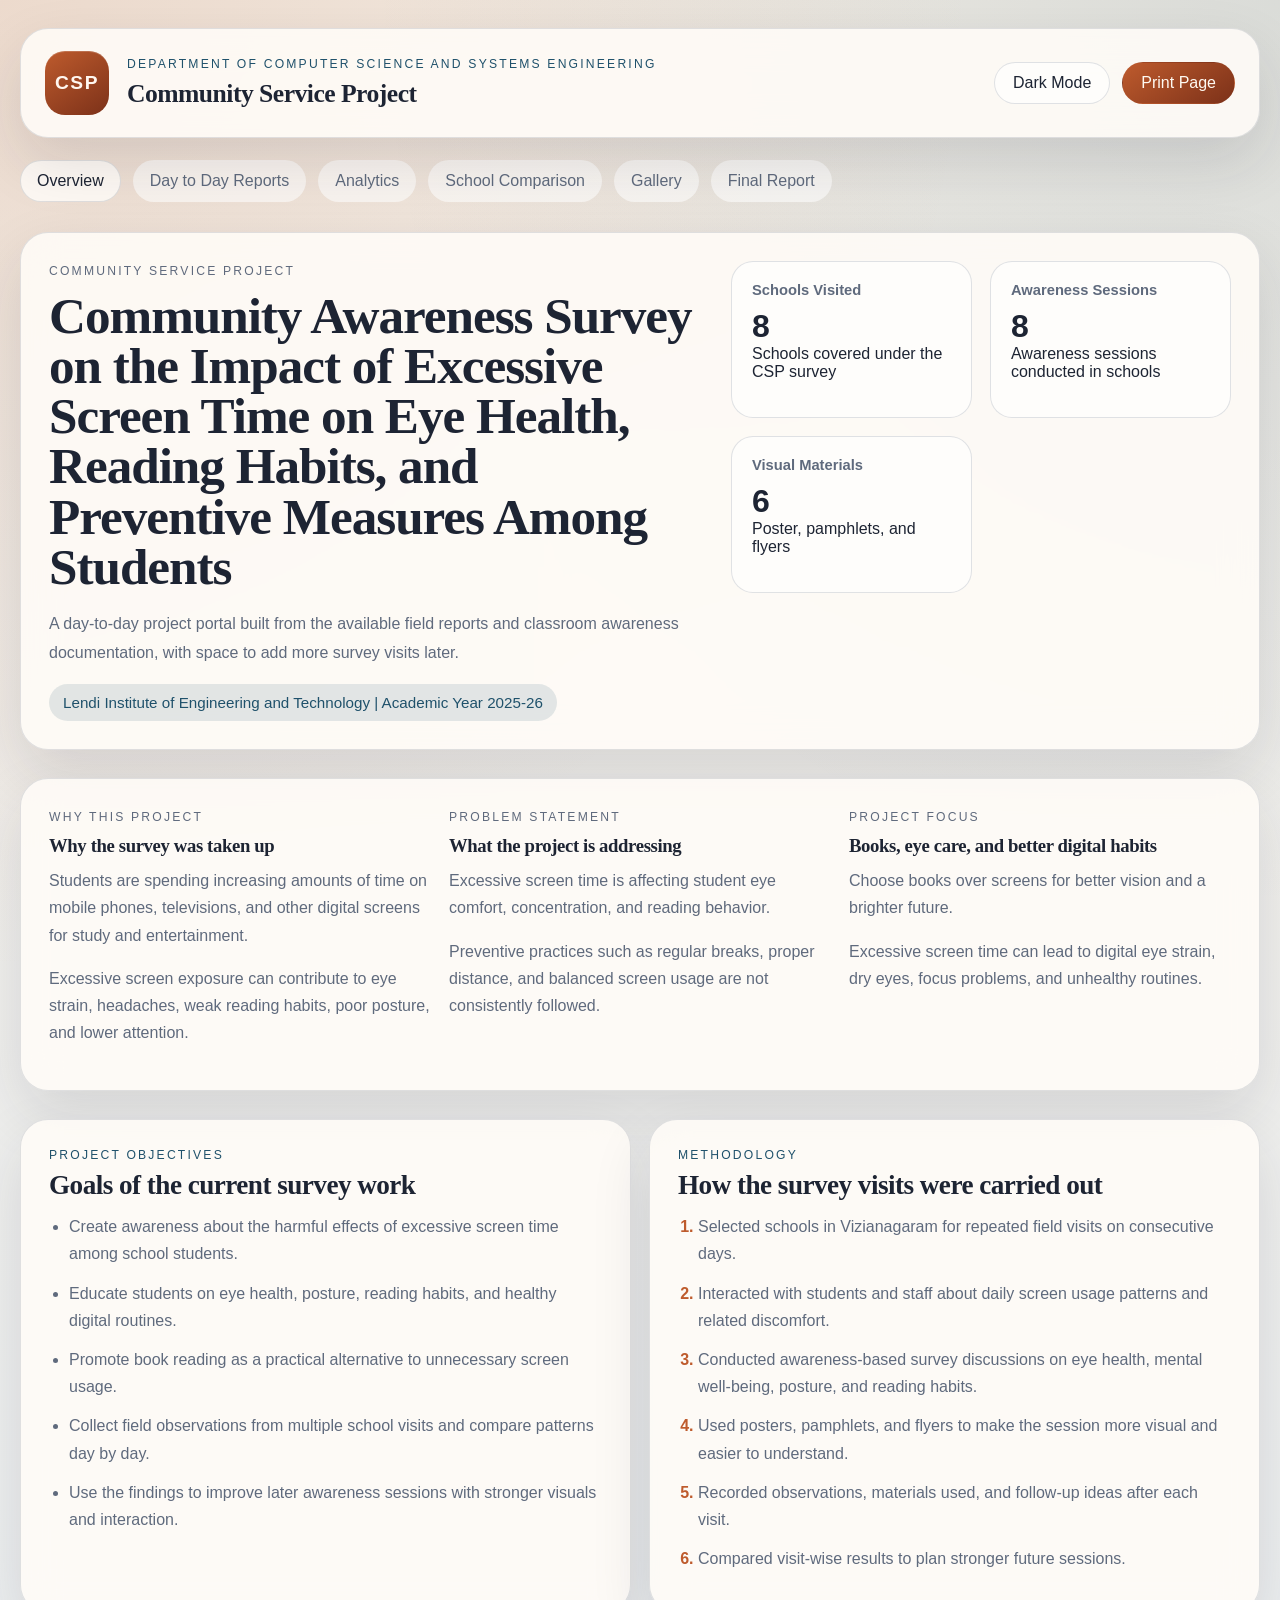
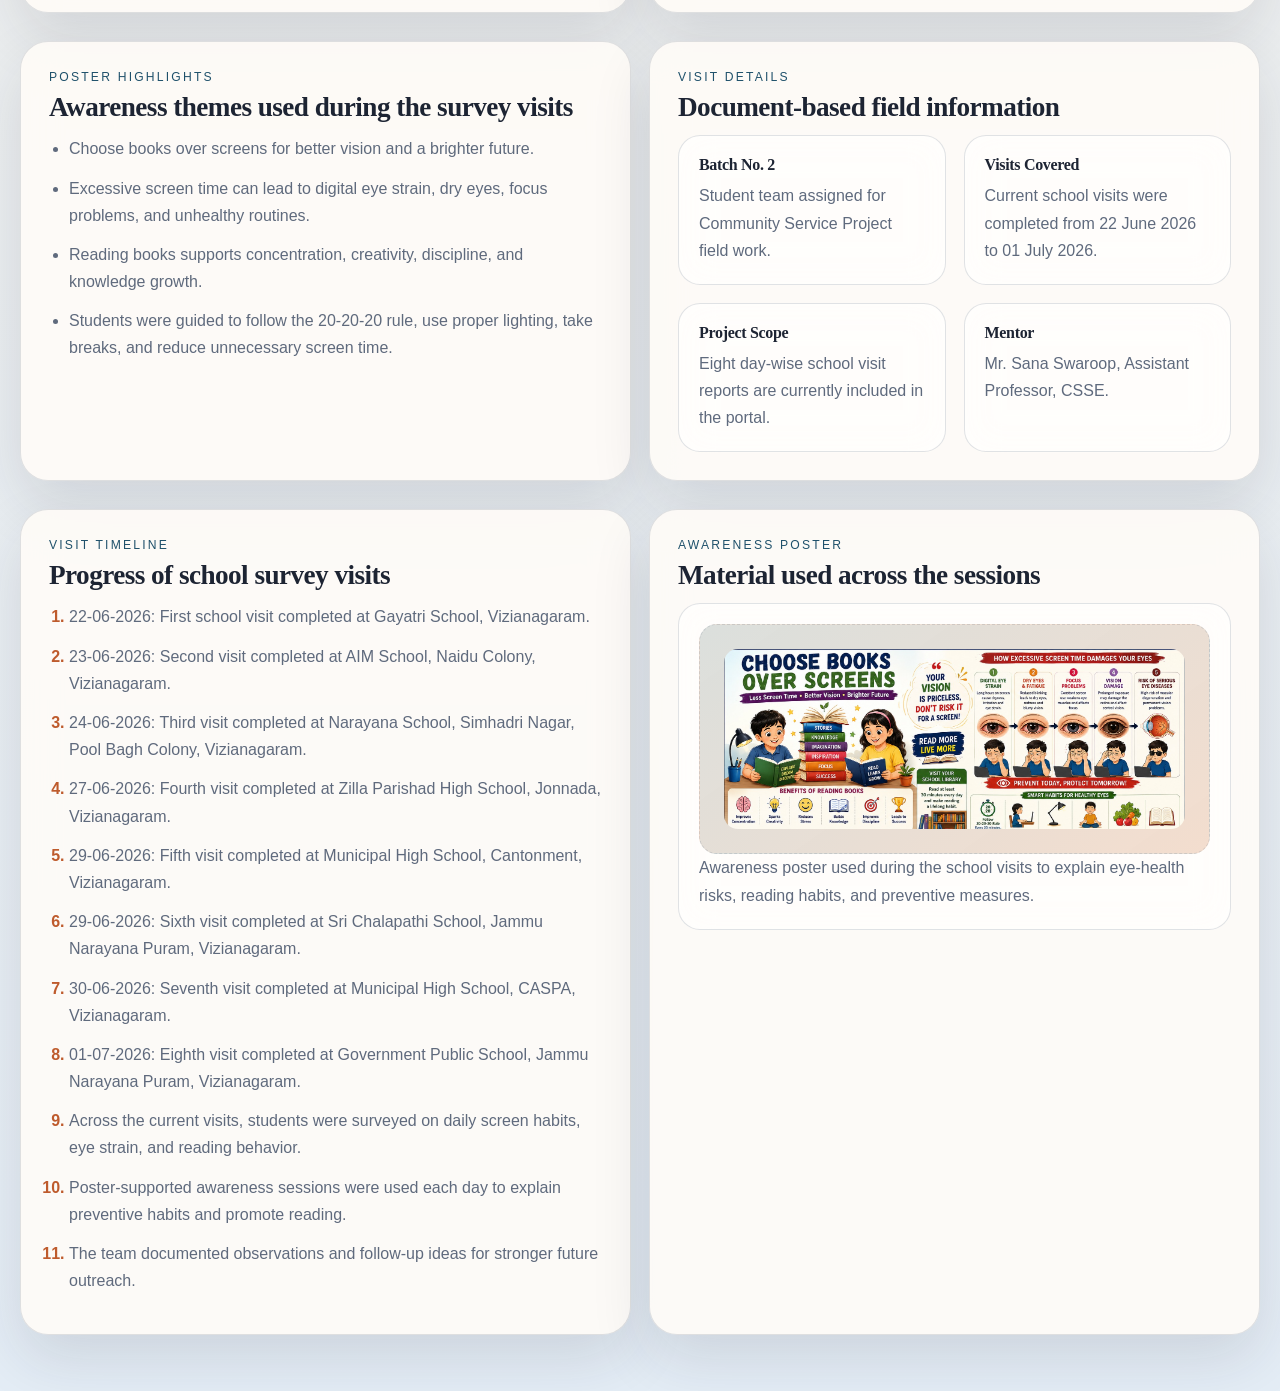
<file: index.html>
<!DOCTYPE html>
<html lang="en">
<head>
  <meta charset="UTF-8" />
  <meta name="viewport" content="width=device-width, initial-scale=1.0" />
  <title>CSP Portal | Overview</title>
  <link rel="stylesheet" href="styles.css" />
</head>
<body data-page="overview">
  <div class="site-bg"></div>
  <div class="page-shell">
    <header class="topbar">
      <div class="brand">
        <div class="brand-mark">CSP</div>
        <div>
          <p class="eyebrow">Community Service Project</p>
          <h1>Screen Time Awareness Research Portal</h1>
        </div>
      </div>
      <div class="toolbar">
        <button id="darkModeToggle" class="pill secondary" type="button">Dark Mode</button>
        <button id="download-report" class="pill" type="button">Print Page</button>
      </div>
    </header>

    <nav class="page-nav">
      <a href="index.html">Overview</a>
      <a href="reports.html">Day to Day Reports</a>
      <a href="analytics.html">Analytics</a>
      <a href="comparison.html">School Comparison</a>
      <a href="gallery.html">Gallery</a>
      <a href="final-report.html">Final Report</a>
    </nav>

    <main id="pageContent"></main>
  </div>

  <script src="data.js"></script>
  <script src="app.js"></script>
</body>
</html>
</file>
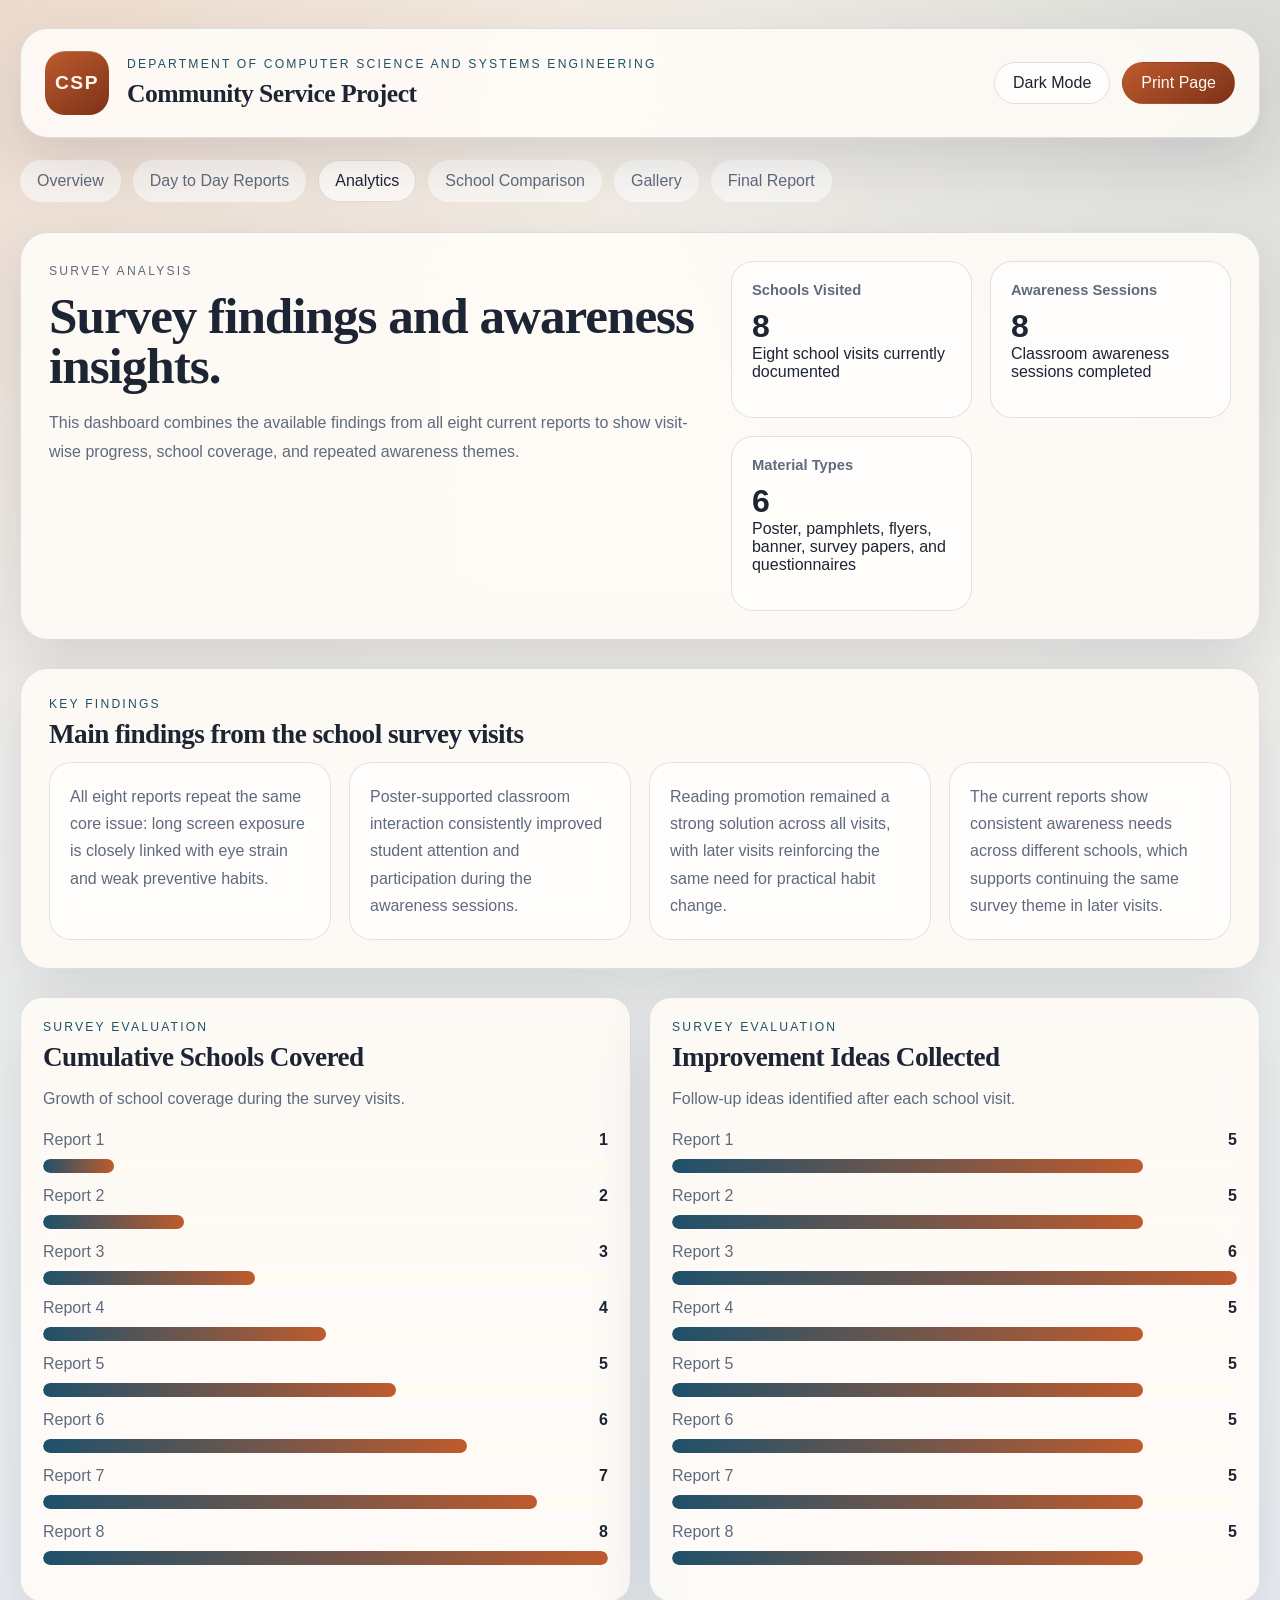
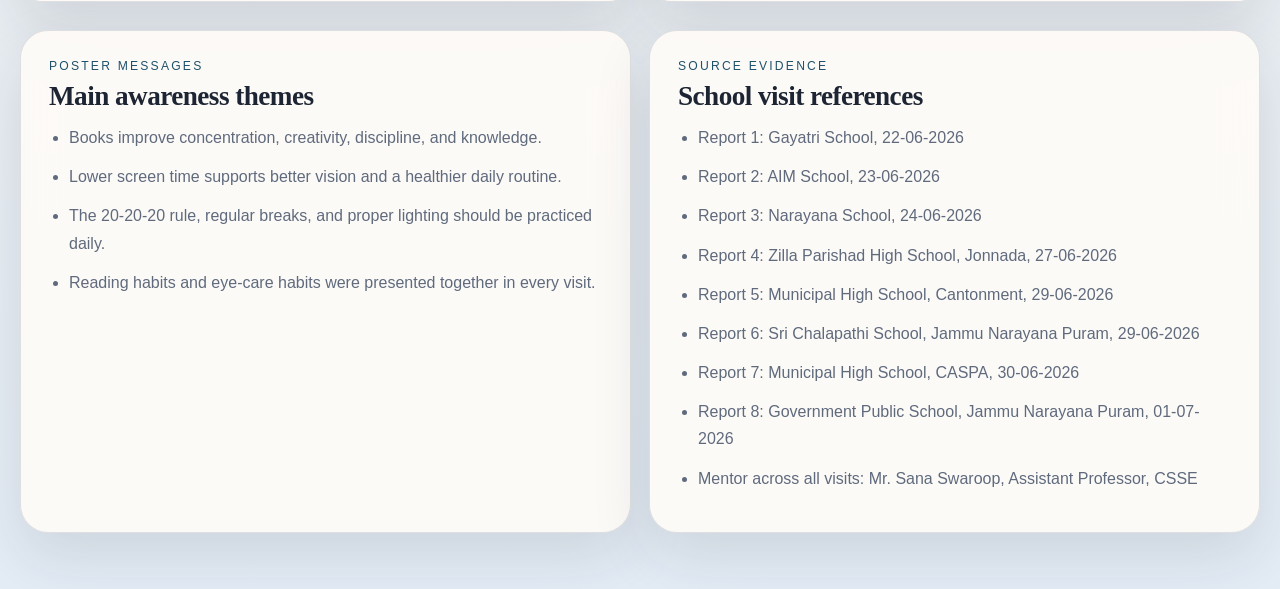
<file: analytics.html>
<!DOCTYPE html>
<html lang="en">
<head>
  <meta charset="UTF-8" />
  <meta name="viewport" content="width=device-width, initial-scale=1.0" />
  <title>CSP Portal | Analytics</title>
  <link rel="stylesheet" href="styles.css" />
</head>
<body data-page="analytics">
  <div class="site-bg"></div>
  <div class="page-shell">
    <header class="topbar">
      <div class="brand">
        <div class="brand-mark">CSP</div>
        <div>
          <p class="eyebrow">Community Service Project</p>
          <h1>Survey Analytics Dashboard</h1>
        </div>
      </div>
      <div class="toolbar">
        <button id="darkModeToggle" class="pill secondary" type="button">Dark Mode</button>
        <button id="download-report" class="pill" type="button">Print Page</button>
      </div>
    </header>

    <nav class="page-nav">
      <a href="index.html">Overview</a>
      <a href="reports.html">Day to Day Reports</a>
      <a href="analytics.html">Analytics</a>
      <a href="comparison.html">School Comparison</a>
      <a href="gallery.html">Gallery</a>
      <a href="final-report.html">Final Report</a>
    </nav>

    <main id="pageContent"></main>
  </div>

  <script src="data.js"></script>
  <script src="app.js"></script>
</body>
</html>
</file>
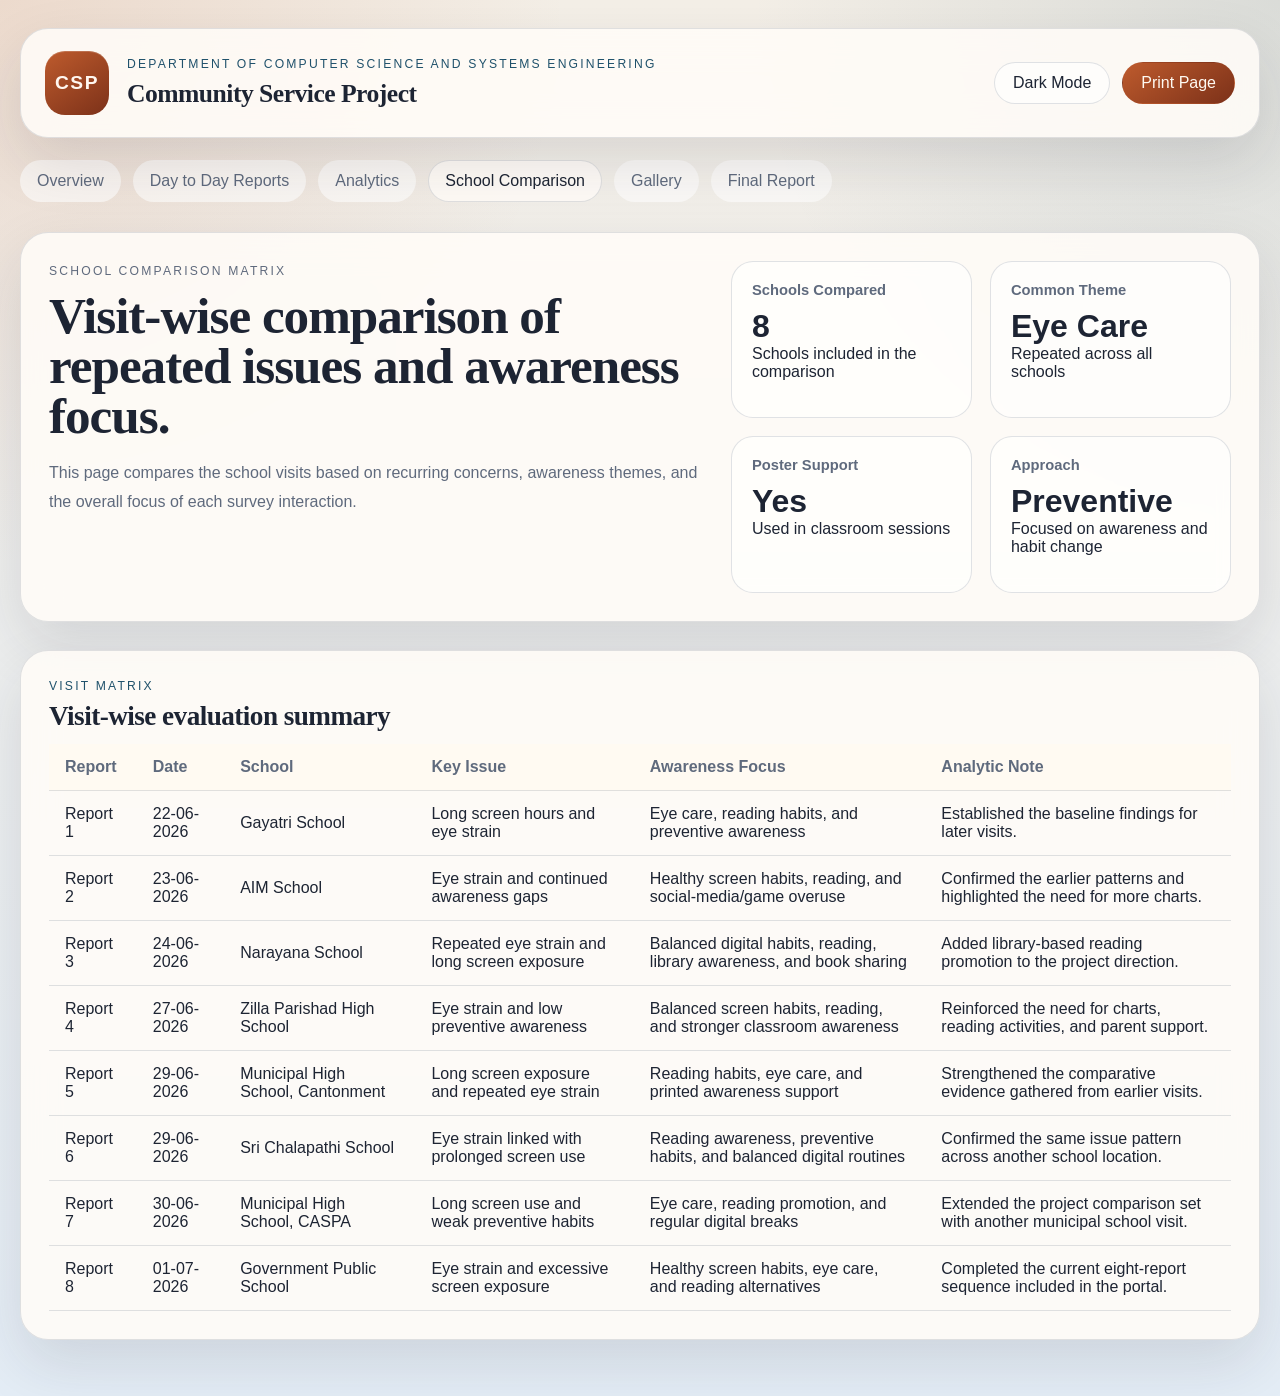
<file: comparison.html>
<!DOCTYPE html>
<html lang="en">
<head>
  <meta charset="UTF-8" />
  <meta name="viewport" content="width=device-width, initial-scale=1.0" />
  <title>CSP Portal | School Comparison</title>
  <link rel="stylesheet" href="styles.css" />
</head>
<body data-page="comparison">
  <div class="site-bg"></div>
  <div class="page-shell">
    <header class="topbar">
      <div class="brand">
        <div class="brand-mark">CSP</div>
        <div>
          <p class="eyebrow">Community Service Project</p>
          <h1>School Comparison Matrix</h1>
        </div>
      </div>
      <div class="toolbar">
        <button id="darkModeToggle" class="pill secondary" type="button">Dark Mode</button>
        <button id="download-report" class="pill" type="button">Print Page</button>
      </div>
    </header>

    <nav class="page-nav">
      <a href="index.html">Overview</a>
      <a href="reports.html">Day to Day Reports</a>
      <a href="analytics.html">Analytics</a>
      <a href="comparison.html">School Comparison</a>
      <a href="gallery.html">Gallery</a>
      <a href="final-report.html">Final Report</a>
    </nav>

    <main id="pageContent"></main>
  </div>

  <script src="data.js"></script>
  <script src="app.js"></script>
</body>
</html>
</file>
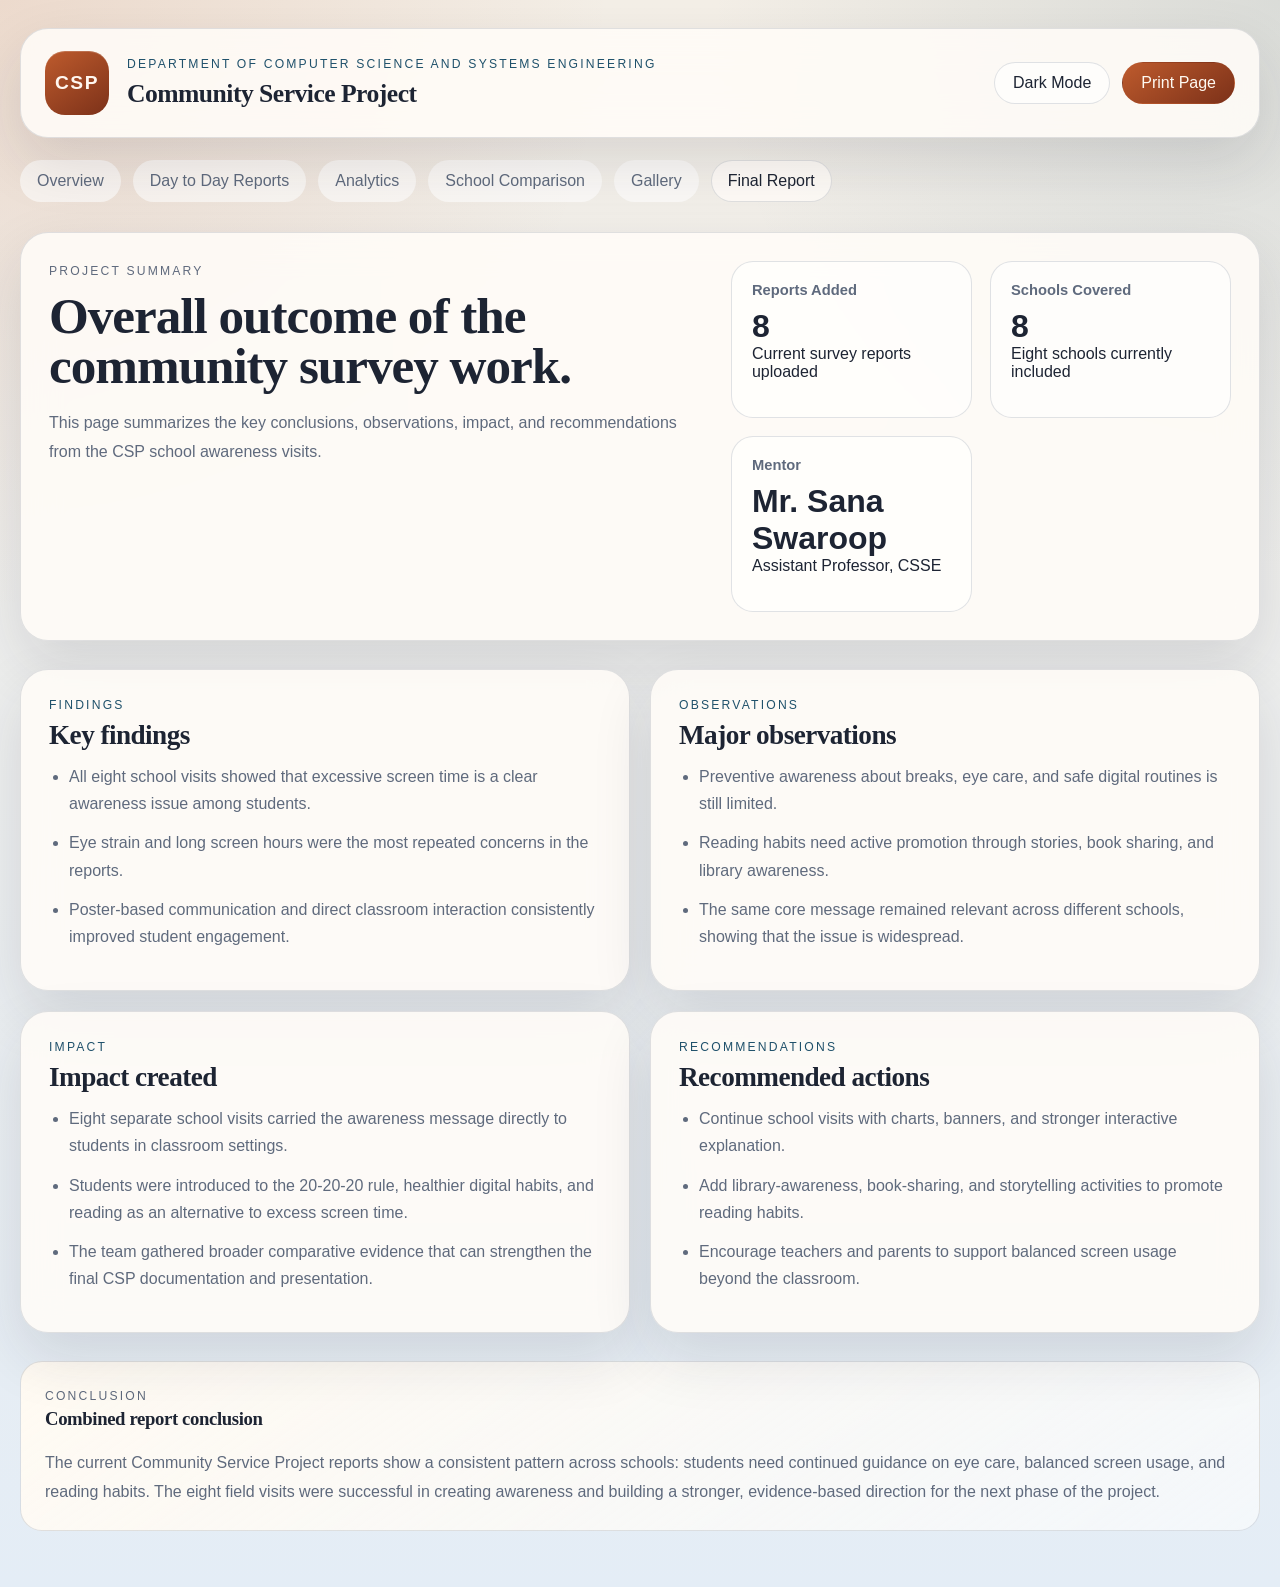
<file: final-report.html>
<!DOCTYPE html>
<html lang="en">
<head>
  <meta charset="UTF-8" />
  <meta name="viewport" content="width=device-width, initial-scale=1.0" />
  <title>CSP Portal | Final Report</title>
  <link rel="stylesheet" href="styles.css" />
</head>
<body data-page="final-report">
  <div class="site-bg"></div>
  <div class="page-shell">
    <header class="topbar">
      <div class="brand">
        <div class="brand-mark">CSP</div>
        <div>
          <p class="eyebrow">Community Service Project</p>
          <h1>Final Impact Report</h1>
        </div>
      </div>
      <div class="toolbar">
        <button id="darkModeToggle" class="pill secondary" type="button">Dark Mode</button>
        <button id="download-report" class="pill" type="button">Print Page</button>
      </div>
    </header>

    <nav class="page-nav">
      <a href="index.html">Overview</a>
      <a href="reports.html">Day to Day Reports</a>
      <a href="analytics.html">Analytics</a>
      <a href="comparison.html">School Comparison</a>
      <a href="gallery.html">Gallery</a>
      <a href="final-report.html">Final Report</a>
    </nav>

    <main id="pageContent"></main>
  </div>

  <script src="data.js"></script>
  <script src="app.js"></script>
</body>
</html>
</file>
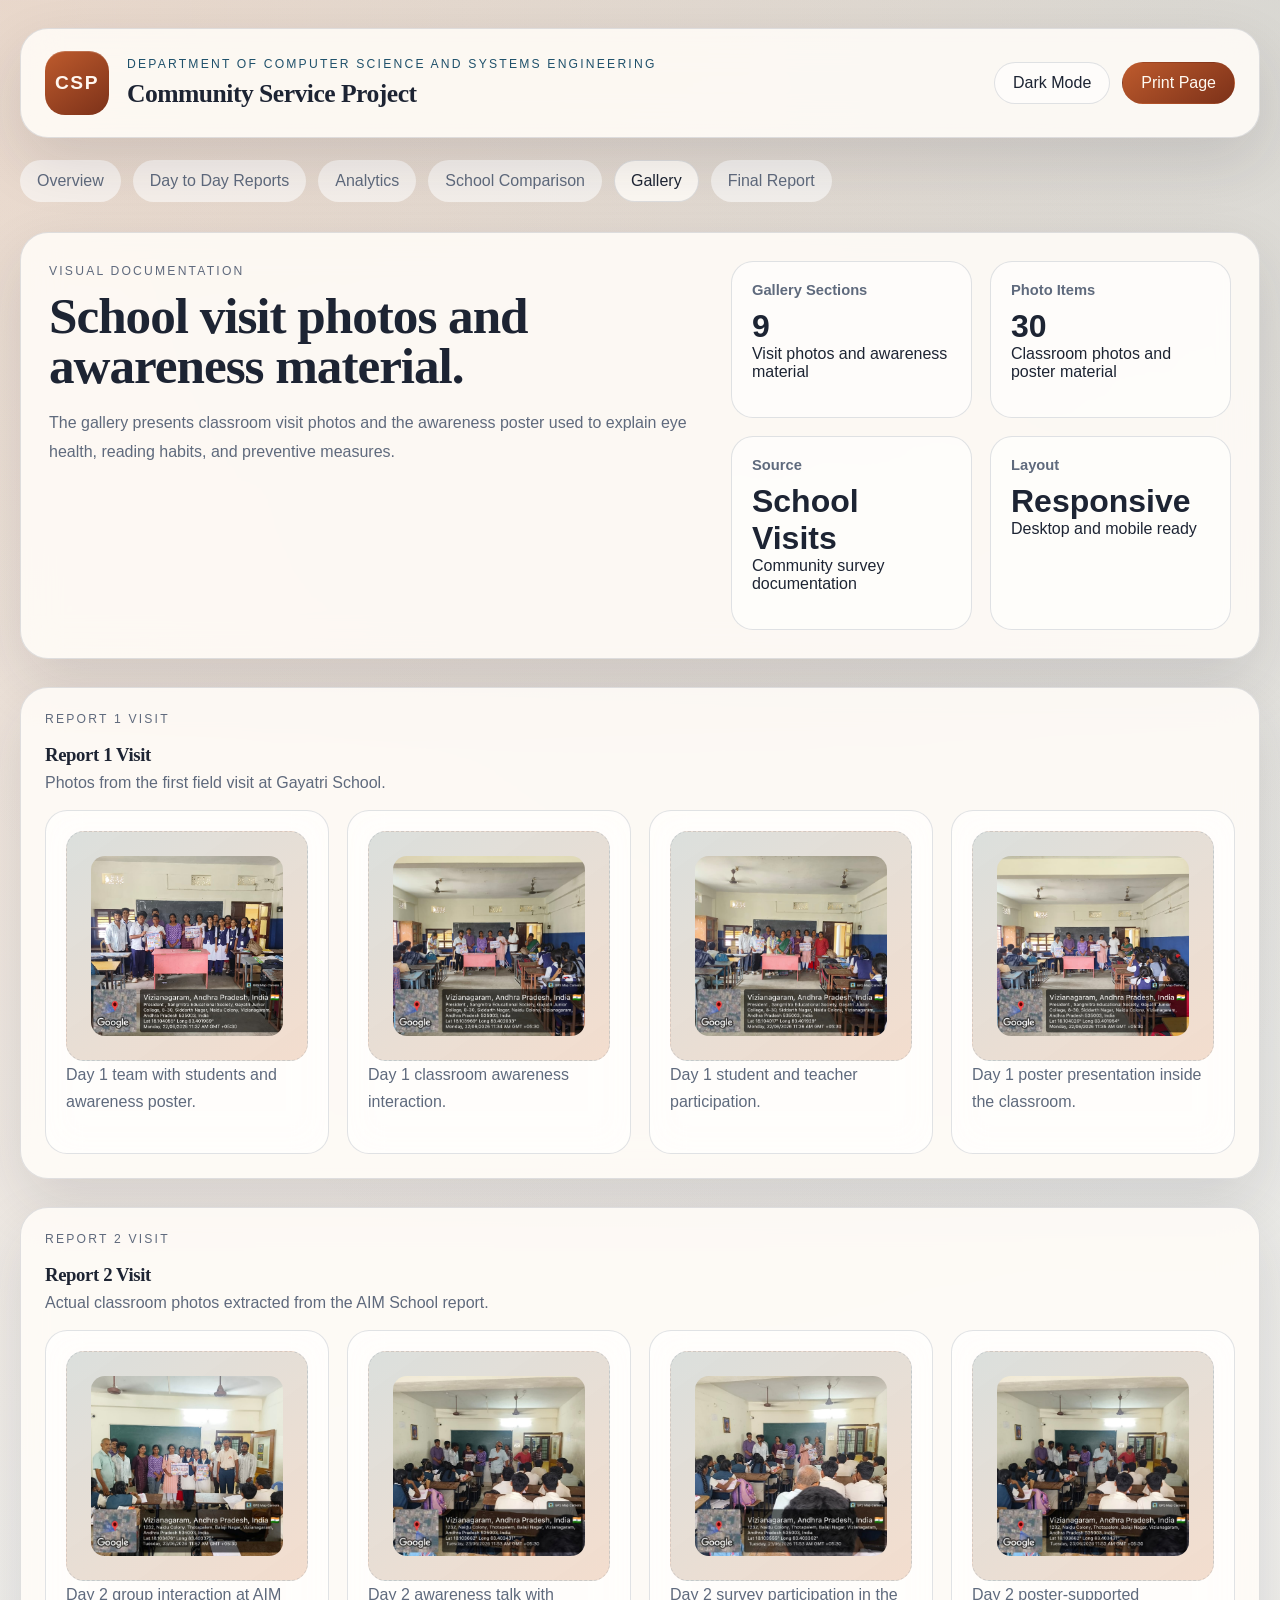
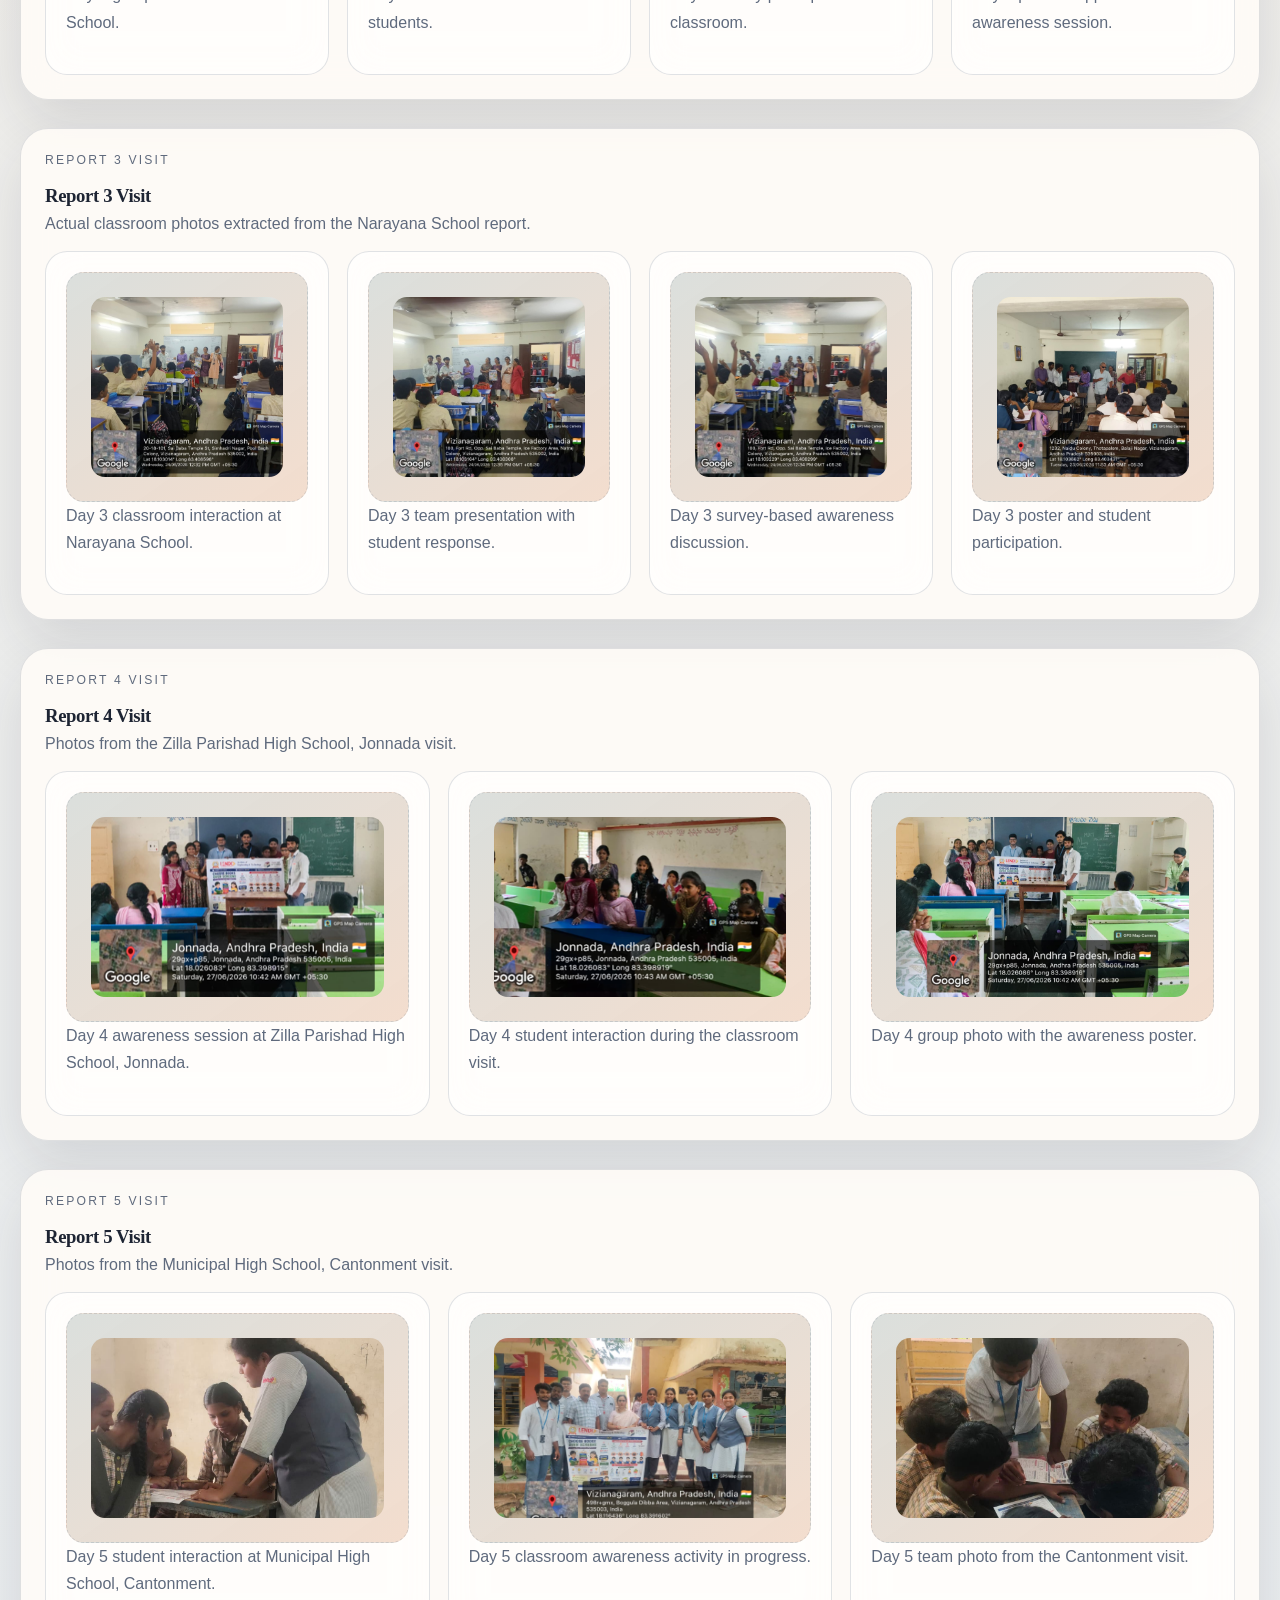
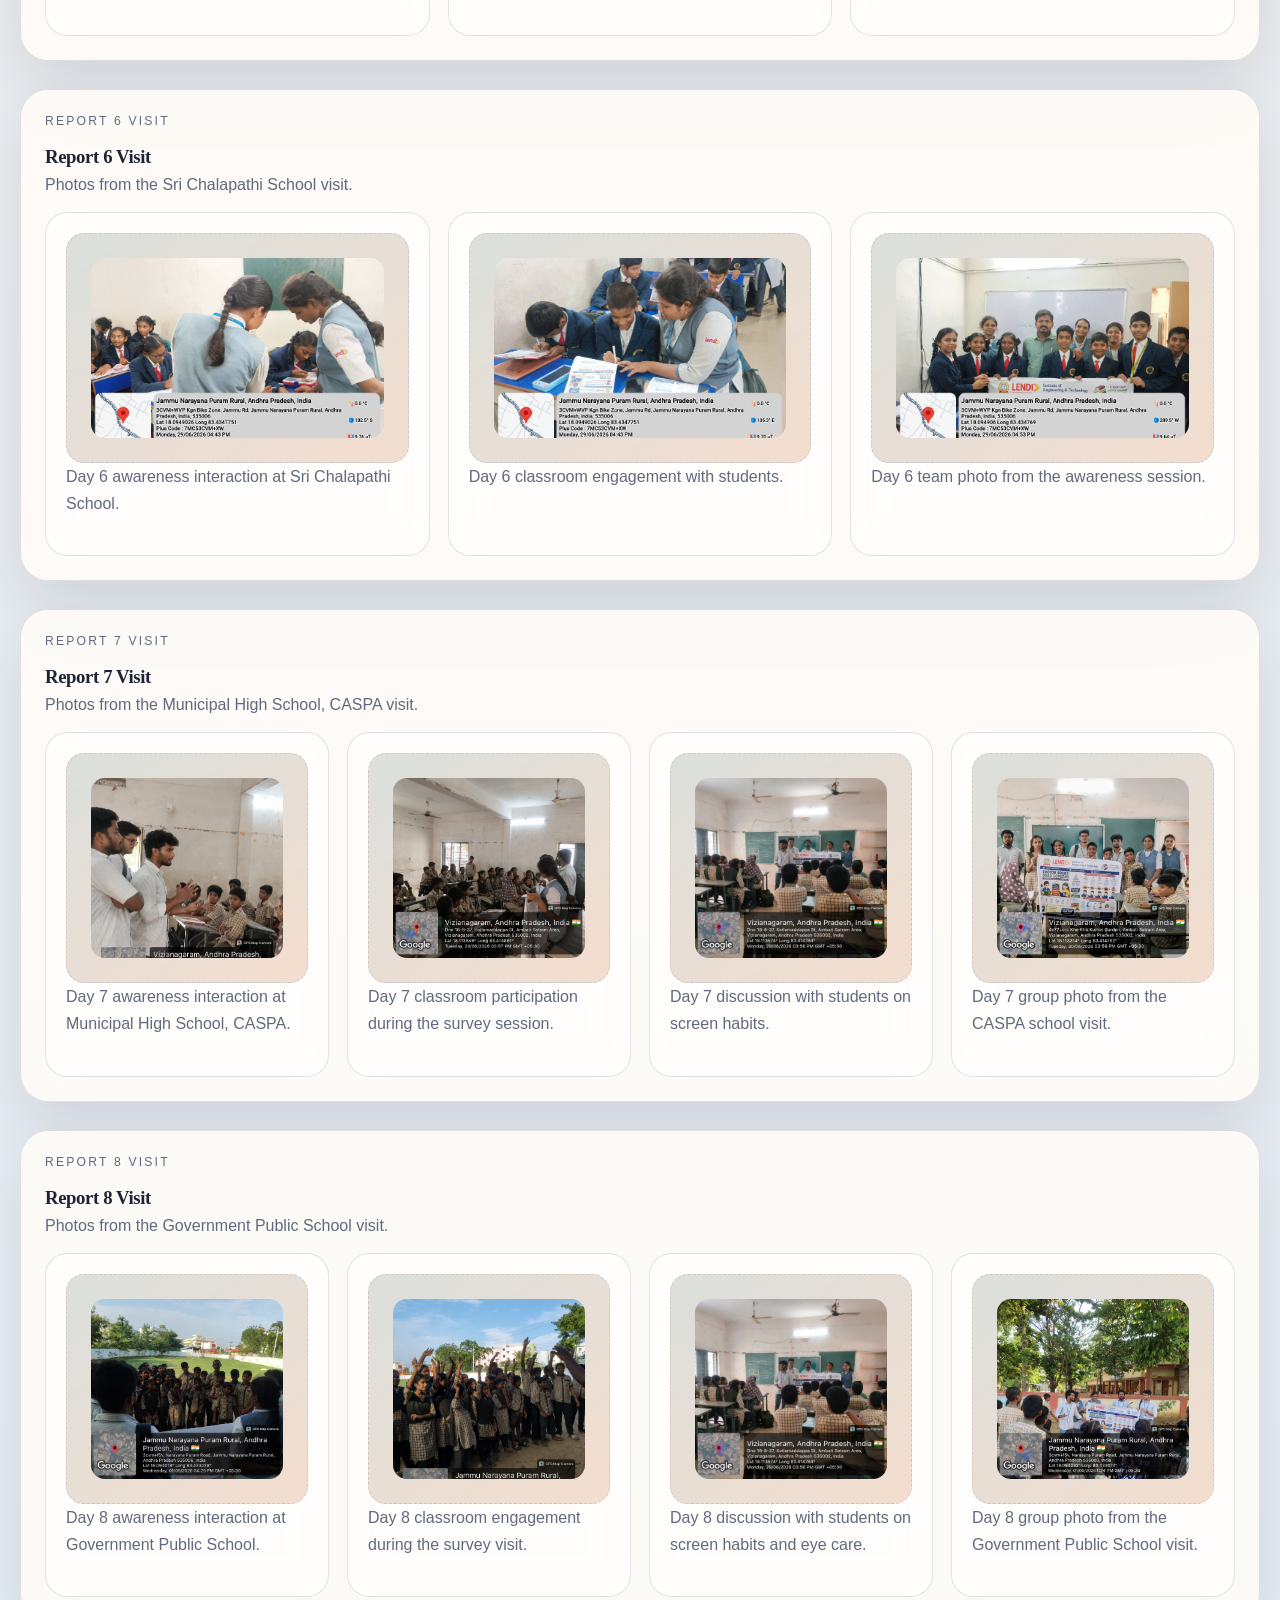
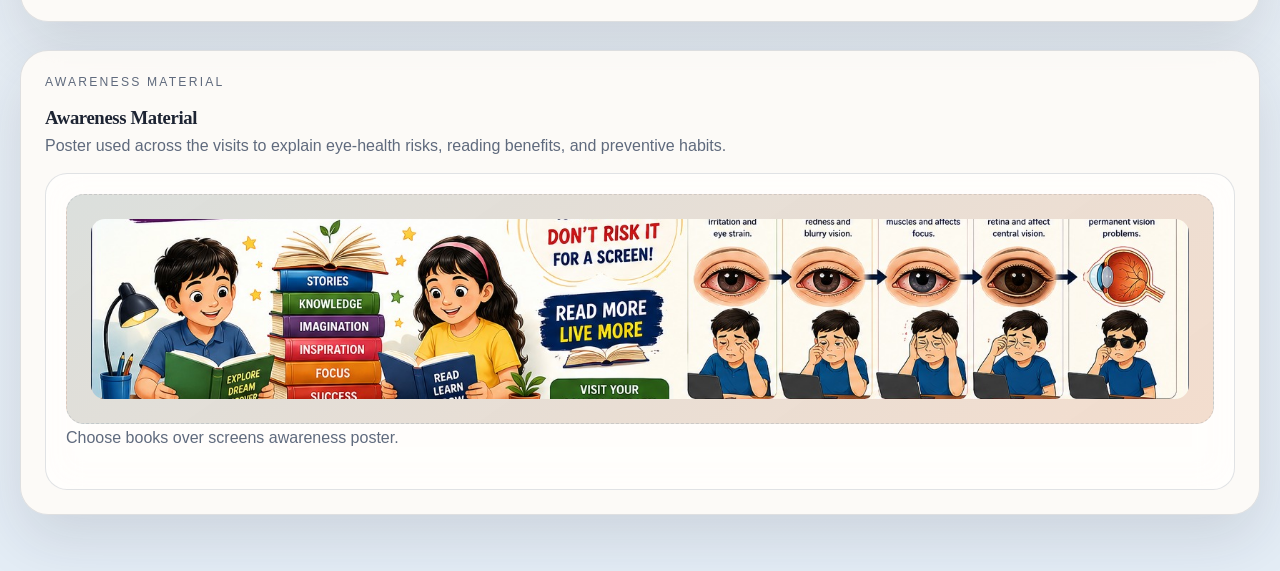
<file: gallery.html>
<!DOCTYPE html>
<html lang="en">
<head>
  <meta charset="UTF-8" />
  <meta name="viewport" content="width=device-width, initial-scale=1.0" />
  <title>CSP Portal | Gallery</title>
  <link rel="stylesheet" href="styles.css" />
</head>
<body data-page="gallery">
  <div class="site-bg"></div>
  <div class="page-shell">
    <header class="topbar">
      <div class="brand">
        <div class="brand-mark">CSP</div>
        <div>
          <p class="eyebrow">Community Service Project</p>
          <h1>Field Documentation Gallery</h1>
        </div>
      </div>
      <div class="toolbar">
        <button id="darkModeToggle" class="pill secondary" type="button">Dark Mode</button>
        <button id="download-report" class="pill" type="button">Print Page</button>
      </div>
    </header>

    <nav class="page-nav">
      <a href="index.html">Overview</a>
      <a href="reports.html">Day to Day Reports</a>
      <a href="analytics.html">Analytics</a>
      <a href="comparison.html">School Comparison</a>
      <a href="gallery.html">Gallery</a>
      <a href="final-report.html">Final Report</a>
    </nav>

    <main id="pageContent"></main>
  </div>

  <script src="data.js"></script>
  <script src="app.js"></script>
</body>
</html>
</file>
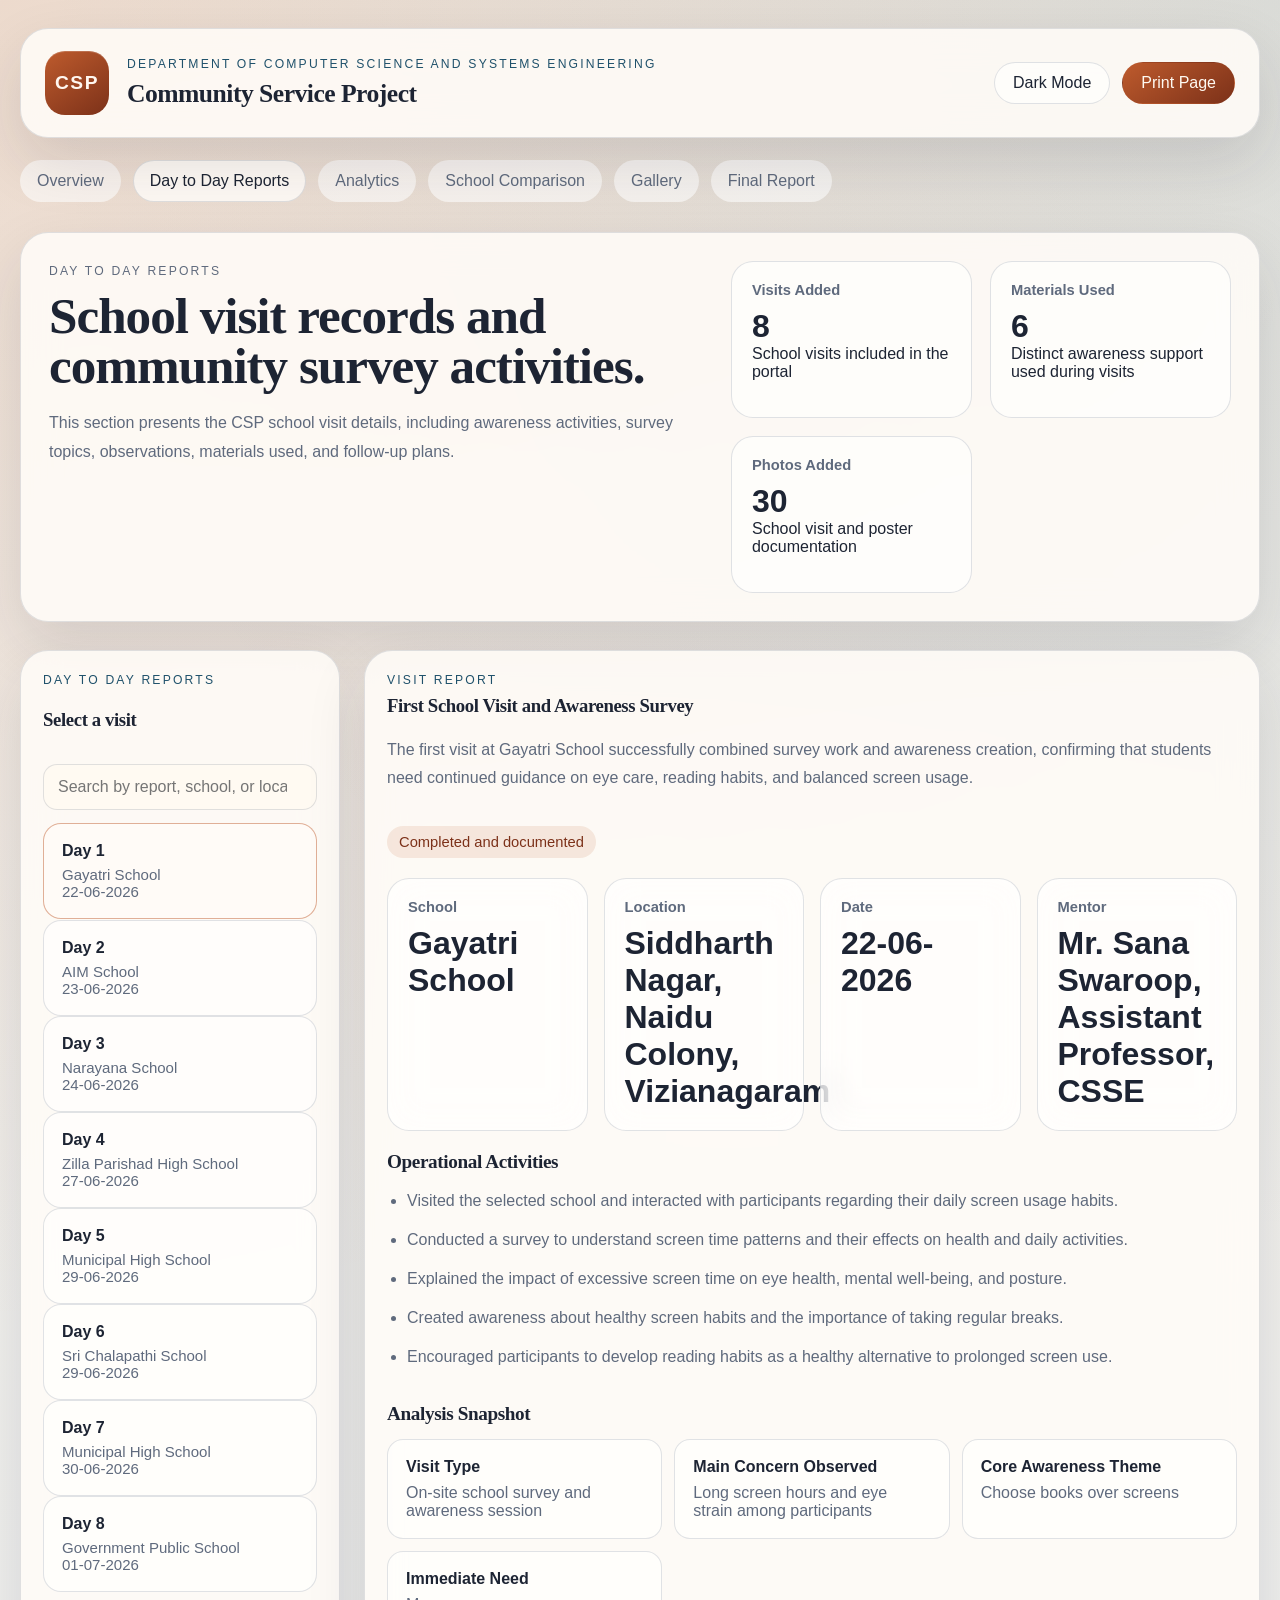
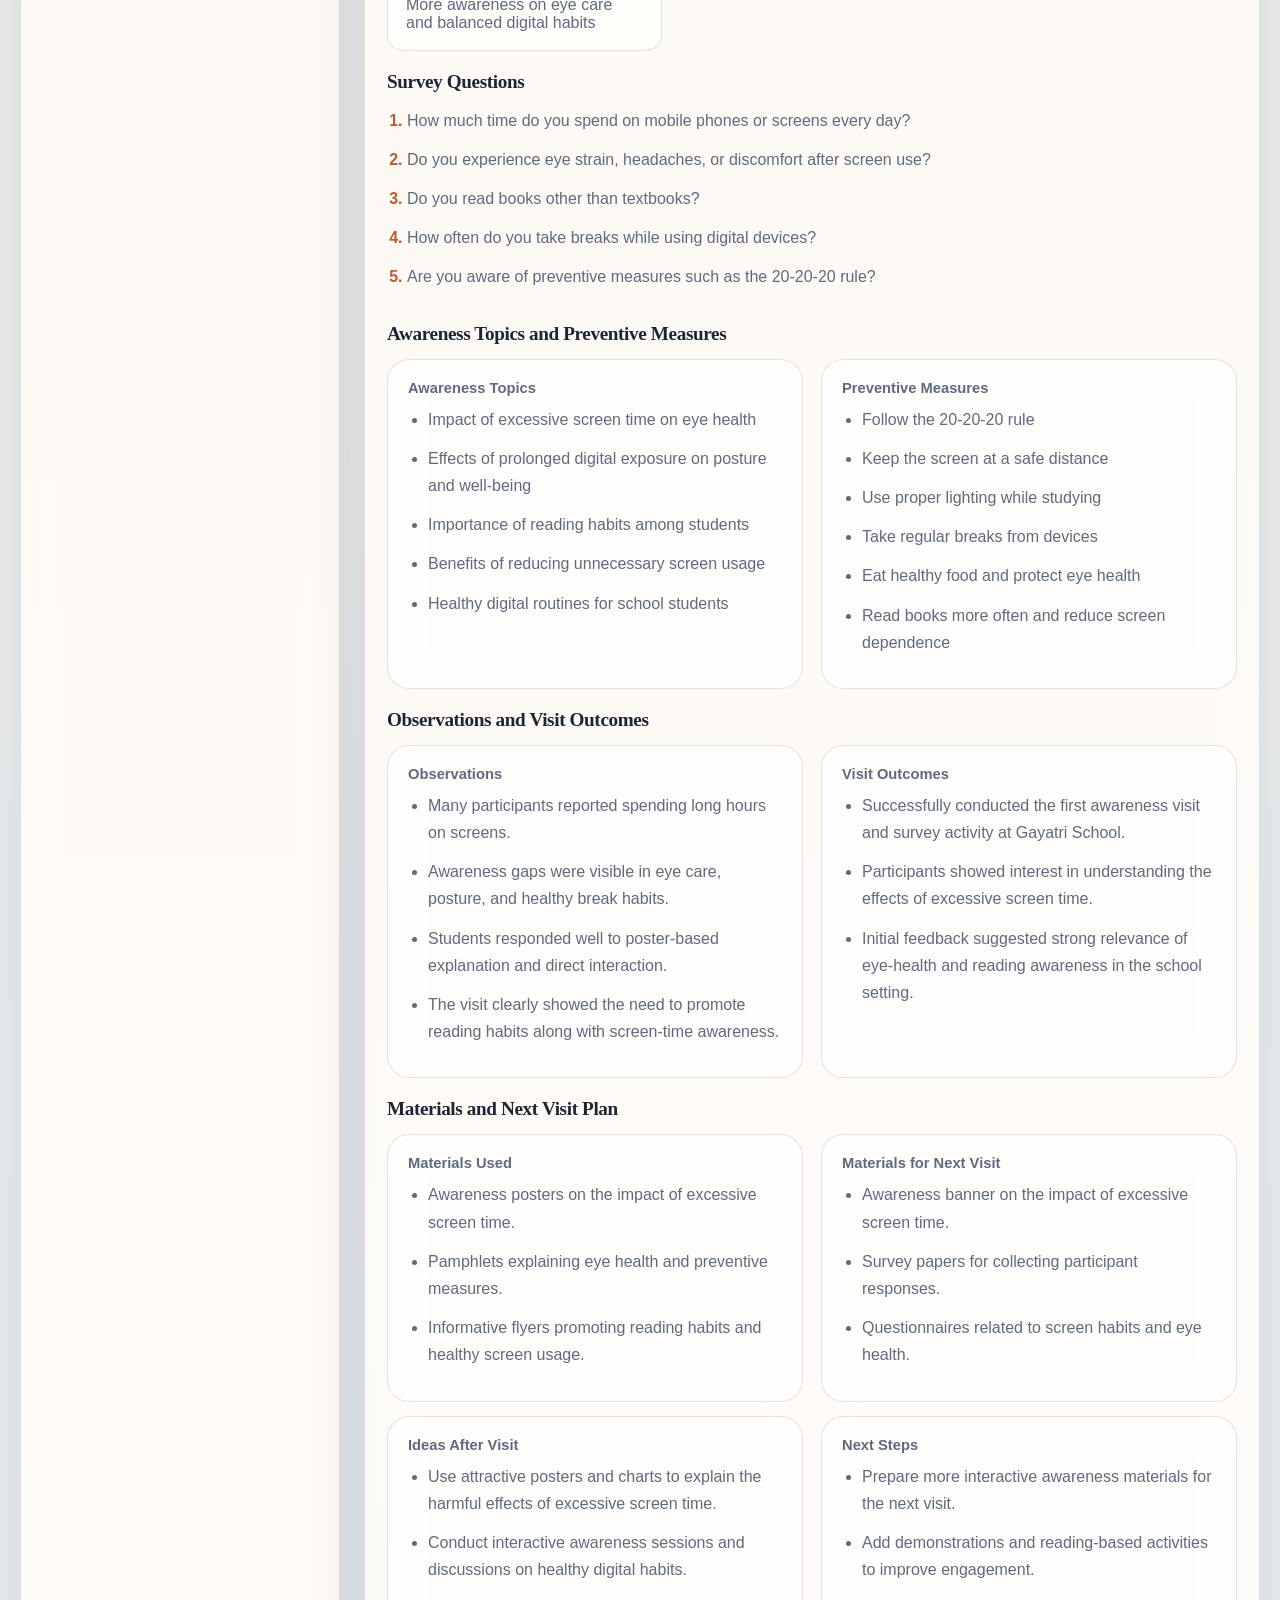
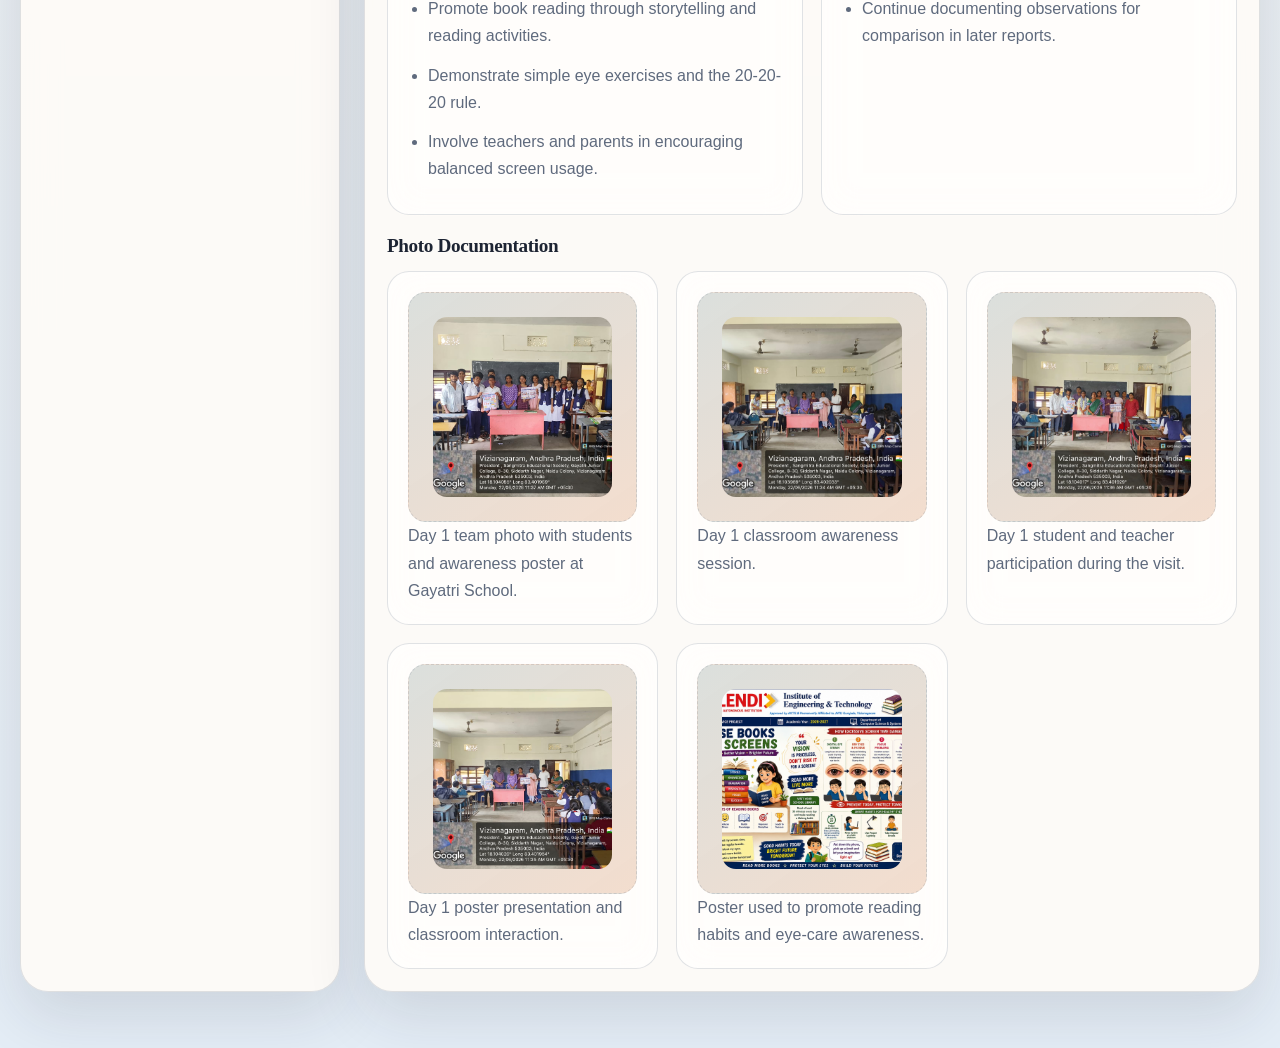
<file: reports.html>
<!DOCTYPE html>
<html lang="en">
<head>
  <meta charset="UTF-8" />
  <meta name="viewport" content="width=device-width, initial-scale=1.0" />
  <title>CSP Portal | Day to Day Reports</title>
  <link rel="stylesheet" href="styles.css" />
</head>
<body data-page="reports">
  <div class="site-bg"></div>
  <div class="page-shell">
    <header class="topbar">
      <div class="brand">
        <div class="brand-mark">CSP</div>
        <div>
          <p class="eyebrow">Community Service Project</p>
          <h1>Daily Visit Analysis</h1>
        </div>
      </div>
      <div class="toolbar">
        <button id="darkModeToggle" class="pill secondary" type="button">Dark Mode</button>
        <button id="download-report" class="pill" type="button">Print Page</button>
      </div>
    </header>

    <nav class="page-nav">
      <a href="index.html">Overview</a>
      <a href="reports.html">Day to Day Reports</a>
      <a href="analytics.html">Analytics</a>
      <a href="comparison.html">School Comparison</a>
      <a href="gallery.html">Gallery</a>
      <a href="final-report.html">Final Report</a>
    </nav>

    <main id="pageContent"></main>
  </div>

  <script src="data.js"></script>
  <script src="app.js"></script>
</body>
</html>
</file>
<file: styles.css>
:root {
  color-scheme: light;
  --bg: #f4efe7;
  --bg-accent: #e4edf6;
  --surface: rgba(255, 252, 247, 0.88);
  --surface-strong: #fffaf2;
  --surface-soft: rgba(255, 255, 255, 0.58);
  --text: #1d2433;
  --muted: #5f6a7d;
  --accent: #be5b2d;
  --accent-deep: #7c3119;
  --accent-soft: rgba(190, 91, 45, 0.12);
  --secondary: #1f516b;
  --secondary-soft: rgba(31, 81, 107, 0.12);
  --border: rgba(87, 100, 120, 0.18);
  --shadow: 0 24px 60px rgba(29, 36, 51, 0.12);
  --radius-xl: 28px;
  --radius-lg: 22px;
  --radius-md: 16px;
}

[data-theme="dark"] {
  color-scheme: dark;
  --bg: #0d1622;
  --bg-accent: #112235;
  --surface: rgba(14, 24, 37, 0.86);
  --surface-strong: #15263b;
  --surface-soft: rgba(21, 38, 59, 0.72);
  --text: #edf4ff;
  --muted: #9fb0c8;
  --accent: #f2915c;
  --accent-deep: #ffd1b3;
  --accent-soft: rgba(242, 145, 92, 0.14);
  --secondary: #7ec6df;
  --secondary-soft: rgba(126, 198, 223, 0.12);
  --border: rgba(159, 176, 200, 0.18);
  --shadow: 0 24px 60px rgba(0, 0, 0, 0.34);
}

* {
  box-sizing: border-box;
}

html {
  scroll-behavior: smooth;
}

body {
  margin: 0;
  min-height: 100vh;
  font-family: "Aptos", "Segoe UI Variable", "Trebuchet MS", sans-serif;
  background:
    radial-gradient(circle at top left, rgba(190, 91, 45, 0.14), transparent 30%),
    radial-gradient(circle at top right, rgba(31, 81, 107, 0.12), transparent 28%),
    linear-gradient(180deg, var(--bg), var(--bg-accent));
  color: var(--text);
}

button,
input {
  font: inherit;
}

img {
  display: block;
  max-width: 100%;
}

.site-bg {
  position: fixed;
  inset: 0;
  pointer-events: none;
  background-image:
    linear-gradient(rgba(255, 255, 255, 0.03) 1px, transparent 1px),
    linear-gradient(90deg, rgba(255, 255, 255, 0.03) 1px, transparent 1px);
  background-size: 38px 38px;
  mask-image: linear-gradient(180deg, rgba(0, 0, 0, 0.6), transparent 90%);
}

.page-shell {
  position: relative;
  z-index: 1;
  max-width: 1360px;
  margin: 0 auto;
  padding: 28px 20px 56px;
}

.topbar,
.glass-panel,
.hero-panel,
.section-card,
.detail-card,
.report-list,
.report-detail,
.chart-card,
.table-card,
.gallery-group,
.metric-card,
.team-card,
.photo-card,
.insight-card,
.summary-band {
  backdrop-filter: blur(18px);
  -webkit-backdrop-filter: blur(18px);
}

.topbar {
  display: flex;
  justify-content: space-between;
  align-items: center;
  gap: 20px;
  padding: 22px 24px;
  border-radius: var(--radius-xl);
  border: 1px solid var(--border);
  background: var(--surface);
  box-shadow: var(--shadow);
}

.brand {
  display: flex;
  align-items: center;
  gap: 18px;
}

.brand-mark {
  width: 64px;
  height: 64px;
  display: grid;
  place-items: center;
  border-radius: 20px;
  background: linear-gradient(145deg, var(--accent), var(--accent-deep));
  color: #fff7f0;
  font-size: 1.2rem;
  font-weight: 700;
  letter-spacing: 0.08em;
  box-shadow: inset 0 1px 0 rgba(255, 255, 255, 0.18);
}

.eyebrow {
  margin: 0 0 8px;
  font-size: 0.76rem;
  letter-spacing: 0.18em;
  text-transform: uppercase;
  color: var(--secondary);
}

h1,
h2,
h3,
h4,
h5,
p {
  margin-top: 0;
}

h1,
h2,
h3,
h4 {
  font-family: Georgia, "Times New Roman", serif;
  letter-spacing: -0.02em;
}

.topbar h1 {
  margin-bottom: 0;
  font-size: clamp(1.4rem, 2vw, 1.8rem);
}

.toolbar {
  display: flex;
  gap: 12px;
  flex-wrap: wrap;
}

.pill {
  border: 1px solid transparent;
  border-radius: 999px;
  padding: 11px 18px;
  cursor: pointer;
  transition: transform 140ms ease, background 180ms ease, border-color 180ms ease;
}

.pill:hover {
  transform: translateY(-1px);
}

.pill {
  background: linear-gradient(145deg, var(--accent), var(--accent-deep));
  color: #fffaf2;
}

.pill.secondary {
  background: var(--surface-soft);
  color: var(--text);
  border-color: var(--border);
}

.page-nav {
  display: flex;
  flex-wrap: wrap;
  gap: 12px;
  margin: 22px 0 30px;
}

.page-nav a {
  text-decoration: none;
  color: var(--muted);
  background: var(--surface-soft);
  border: 1px solid transparent;
  padding: 11px 16px;
  border-radius: 999px;
  transition: color 180ms ease, border-color 180ms ease, background 180ms ease;
}

.page-nav a:hover,
.page-nav a:focus-visible,
.page-nav a.is-active {
  color: var(--text);
  border-color: var(--border);
  background: var(--surface);
}

main {
  display: grid;
  gap: 28px;
}

.hero-panel,
.section-card,
.report-list,
.report-detail,
.table-card,
.gallery-group,
.chart-card,
.summary-band {
  background: var(--surface);
  border: 1px solid var(--border);
  box-shadow: var(--shadow);
}

.hero-panel,
.section-card,
.table-card,
.summary-band {
  border-radius: var(--radius-xl);
  padding: 28px;
}

.hero-panel {
  display: grid;
  gap: 24px;
  grid-template-columns: 1.25fr 0.95fr;
  overflow: hidden;
}

.hero-copy h2 {
  font-size: clamp(2.2rem, 4vw, 3.3rem);
  line-height: 0.98;
  margin-bottom: 18px;
}

.hero-copy p {
  color: var(--muted);
  line-height: 1.8;
  max-width: 720px;
}

.hero-note {
  display: inline-flex;
  align-items: center;
  gap: 10px;
  padding: 10px 14px;
  border-radius: 999px;
  background: var(--secondary-soft);
  color: var(--secondary);
  font-size: 0.95rem;
}

.hero-side {
  display: grid;
  gap: 18px;
  align-content: start;
}

.cards-grid,
.metrics-grid,
.summary-grid,
.analysis-grid,
.team-grid,
.gallery-grid,
.insight-grid,
.mini-grid {
  display: grid;
  gap: 18px;
}

.cards-grid,
.metrics-grid,
.summary-grid,
.mini-grid {
  grid-template-columns: repeat(auto-fit, minmax(180px, 1fr));
}

.analysis-grid {
  grid-template-columns: repeat(2, minmax(0, 1fr));
}

.card,
.metric-card,
.detail-card,
.team-card,
.photo-card,
.insight-card {
  background: var(--surface-soft);
  border: 1px solid var(--border);
  border-radius: var(--radius-lg);
  padding: 20px;
}

.card strong,
.metric-card strong,
.detail-card strong,
.summary-kicker {
  display: block;
  margin-bottom: 10px;
  color: var(--muted);
  font-size: 0.92rem;
}

.card span,
.metric-card span,
.detail-card span,
.stat-value {
  display: block;
  font-size: 2rem;
  font-weight: 700;
}

.summary-band {
  display: grid;
  gap: 18px;
  grid-template-columns: repeat(3, minmax(0, 1fr));
  align-items: start;
}

.summary-band h3 {
  margin-bottom: 10px;
}

.summary-band p {
  color: var(--muted);
  line-height: 1.7;
}

.section-card h3,
.table-card h3 {
  margin-bottom: 12px;
  font-size: 1.7rem;
}

.section-copy {
  color: var(--muted);
  line-height: 1.75;
  margin-bottom: 18px;
}

.detail-list,
.timeline-list {
  margin: 0;
  padding-left: 20px;
  color: var(--muted);
}

.detail-list li,
.timeline-list li {
  margin-bottom: 12px;
  line-height: 1.7;
}

.timeline-list li::marker {
  color: var(--accent);
  font-weight: 700;
}

.team-grid {
  grid-template-columns: repeat(auto-fit, minmax(220px, 1fr));
}

.team-card h4 {
  margin-bottom: 8px;
}

.team-card p,
.insight-card p,
.photo-card p {
  margin-bottom: 0;
  color: var(--muted);
  line-height: 1.7;
}

.report-layout {
  display: grid;
  gap: 24px;
  grid-template-columns: 320px minmax(0, 1fr);
}

.report-list,
.report-detail {
  border-radius: var(--radius-xl);
  padding: 22px;
}

.report-list {
  display: grid;
  gap: 14px;
  align-content: start;
}

.report-search {
  width: 100%;
  border-radius: 14px;
  border: 1px solid var(--border);
  background: var(--surface-strong);
  color: var(--text);
  padding: 13px 14px;
}

.report-item {
  width: 100%;
  text-align: left;
  border: 1px solid var(--border);
  border-radius: 18px;
  padding: 18px;
  background: var(--surface-soft);
  color: var(--text);
  cursor: pointer;
  transition: transform 140ms ease, border-color 180ms ease, background 180ms ease;
}

.report-item:hover,
.report-item.active {
  transform: translateY(-1px);
  background: var(--surface);
  border-color: rgba(190, 91, 45, 0.48);
}

.report-item strong,
.report-item span {
  display: block;
}

.report-item strong {
  margin-bottom: 6px;
}

.report-item span {
  color: var(--muted);
  font-size: 0.94rem;
}

.report-detail {
  display: grid;
  gap: 20px;
}

.report-title-row {
  display: flex;
  justify-content: space-between;
  gap: 16px;
  align-items: start;
  flex-wrap: wrap;
}

.status-chip {
  display: inline-flex;
  align-items: center;
  gap: 8px;
  padding: 8px 12px;
  border-radius: 999px;
  background: var(--accent-soft);
  color: var(--accent-deep);
  font-size: 0.92rem;
}

.report-block {
  display: grid;
  gap: 14px;
}

.report-block h4 {
  margin-bottom: 0;
  font-size: 1.2rem;
}

.report-meta-grid {
  display: grid;
  gap: 16px;
  grid-template-columns: repeat(auto-fit, minmax(160px, 1fr));
}

.report-highlights {
  display: grid;
  gap: 12px;
  grid-template-columns: repeat(auto-fit, minmax(220px, 1fr));
}

.highlight-card {
  padding: 18px;
  border-radius: var(--radius-md);
  border: 1px solid var(--border);
  background: var(--surface-soft);
}

.highlight-card strong {
  display: block;
  margin-bottom: 8px;
}

.highlight-card p {
  margin: 0;
  color: var(--muted);
}

.report-quote-grid {
  display: grid;
  gap: 14px;
  grid-template-columns: repeat(auto-fit, minmax(180px, 1fr));
}

.quote-card {
  border-left: 3px solid var(--accent);
  background: var(--surface-soft);
  border-radius: 0 var(--radius-md) var(--radius-md) 0;
  padding: 18px;
  color: var(--muted);
}

.report-photo-grid,
.gallery-grid {
  grid-template-columns: repeat(auto-fit, minmax(220px, 1fr));
}

.photo-frame {
  border-radius: 18px;
  min-height: 168px;
  background:
    linear-gradient(145deg, rgba(31, 81, 107, 0.16), rgba(190, 91, 45, 0.18)),
    var(--surface-strong);
  border: 1px dashed var(--border);
  display: grid;
  place-items: center;
  color: var(--muted);
  text-align: center;
  padding: 24px;
}

.photo-frame img {
  width: 100%;
  height: 180px;
  object-fit: cover;
  border-radius: 14px;
}

.chart-grid {
  display: grid;
  gap: 18px;
  grid-template-columns: repeat(auto-fit, minmax(250px, 1fr));
}

.chart-card {
  border-radius: var(--radius-lg);
  padding: 22px;
}

.chart-card h4 {
  margin-bottom: 18px;
}

.chart-bar {
  display: grid;
  gap: 10px;
  margin-bottom: 14px;
}

.series-row {
  display: flex;
  justify-content: space-between;
  gap: 14px;
  color: var(--muted);
}

.series-value {
  color: var(--text);
  font-weight: 700;
}

.bar-frame {
  height: 14px;
  background: var(--surface-strong);
  border-radius: 999px;
  overflow: hidden;
}

.bar-fill {
  height: 100%;
  border-radius: inherit;
  background: linear-gradient(90deg, var(--secondary), var(--accent));
}

.insight-grid {
  grid-template-columns: repeat(auto-fit, minmax(220px, 1fr));
}

.table-card {
  overflow: hidden;
}

.table-scroll {
  overflow-x: auto;
}

table {
  width: 100%;
  border-collapse: collapse;
}

th,
td {
  padding: 14px 16px;
  border-bottom: 1px solid var(--border);
  text-align: left;
}

th {
  background: var(--surface-strong);
  color: var(--muted);
  font-weight: 600;
}

tbody tr:hover {
  background: rgba(255, 255, 255, 0.03);
}

.gallery-group {
  border-radius: var(--radius-xl);
  padding: 24px;
}

.gallery-group h3 {
  margin-bottom: 8px;
}

.gallery-group p {
  color: var(--muted);
  margin-bottom: 18px;
}

.final-grid {
  display: grid;
  gap: 20px;
  grid-template-columns: repeat(2, minmax(0, 1fr));
}

.conclusion-card {
  background: linear-gradient(145deg, var(--surface-strong), var(--surface-soft));
  border: 1px solid var(--border);
  border-radius: var(--radius-lg);
  padding: 24px;
}

.conclusion-card p {
  margin-bottom: 0;
  color: var(--muted);
  line-height: 1.8;
}

@media (max-width: 1040px) {
  .hero-panel,
  .analysis-grid,
  .summary-band,
  .final-grid,
  .report-layout {
    grid-template-columns: 1fr;
  }
}

@media (max-width: 720px) {
  .page-shell {
    padding: 18px 14px 40px;
  }

  .topbar,
  .hero-panel,
  .section-card,
  .table-card,
  .summary-band,
  .report-list,
  .report-detail,
  .gallery-group {
    padding: 20px;
  }

  .brand {
    align-items: start;
  }

  .brand-mark {
    width: 54px;
    height: 54px;
  }

  .hero-copy h2 {
    font-size: 2rem;
  }
}

@media print {
  .site-bg,
  .toolbar,
  .page-nav,
  .report-search {
    display: none !important;
  }

  body {
    background: #ffffff;
  }

  .topbar,
  .hero-panel,
  .section-card,
  .table-card,
  .summary-band,
  .report-list,
  .report-detail,
  .gallery-group {
    box-shadow: none;
    backdrop-filter: none;
    background: #ffffff;
  }
}
</file>
